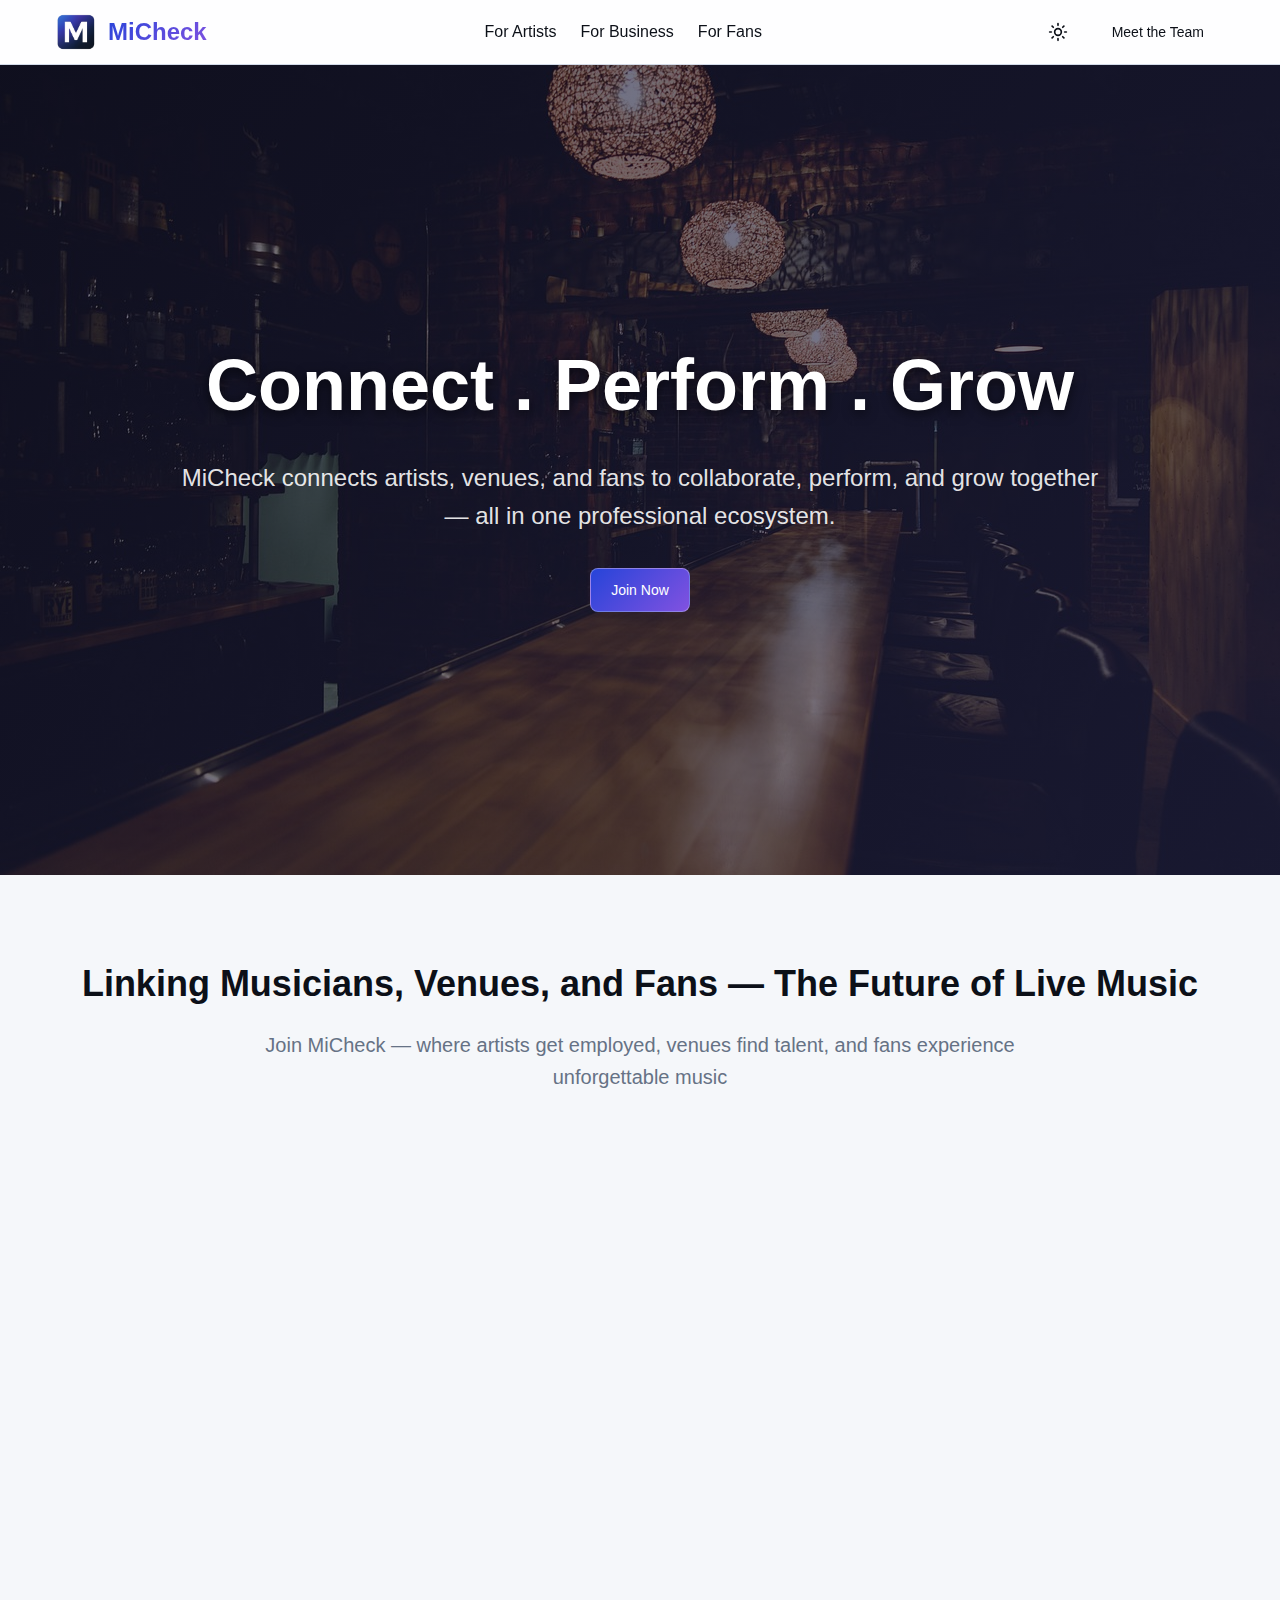
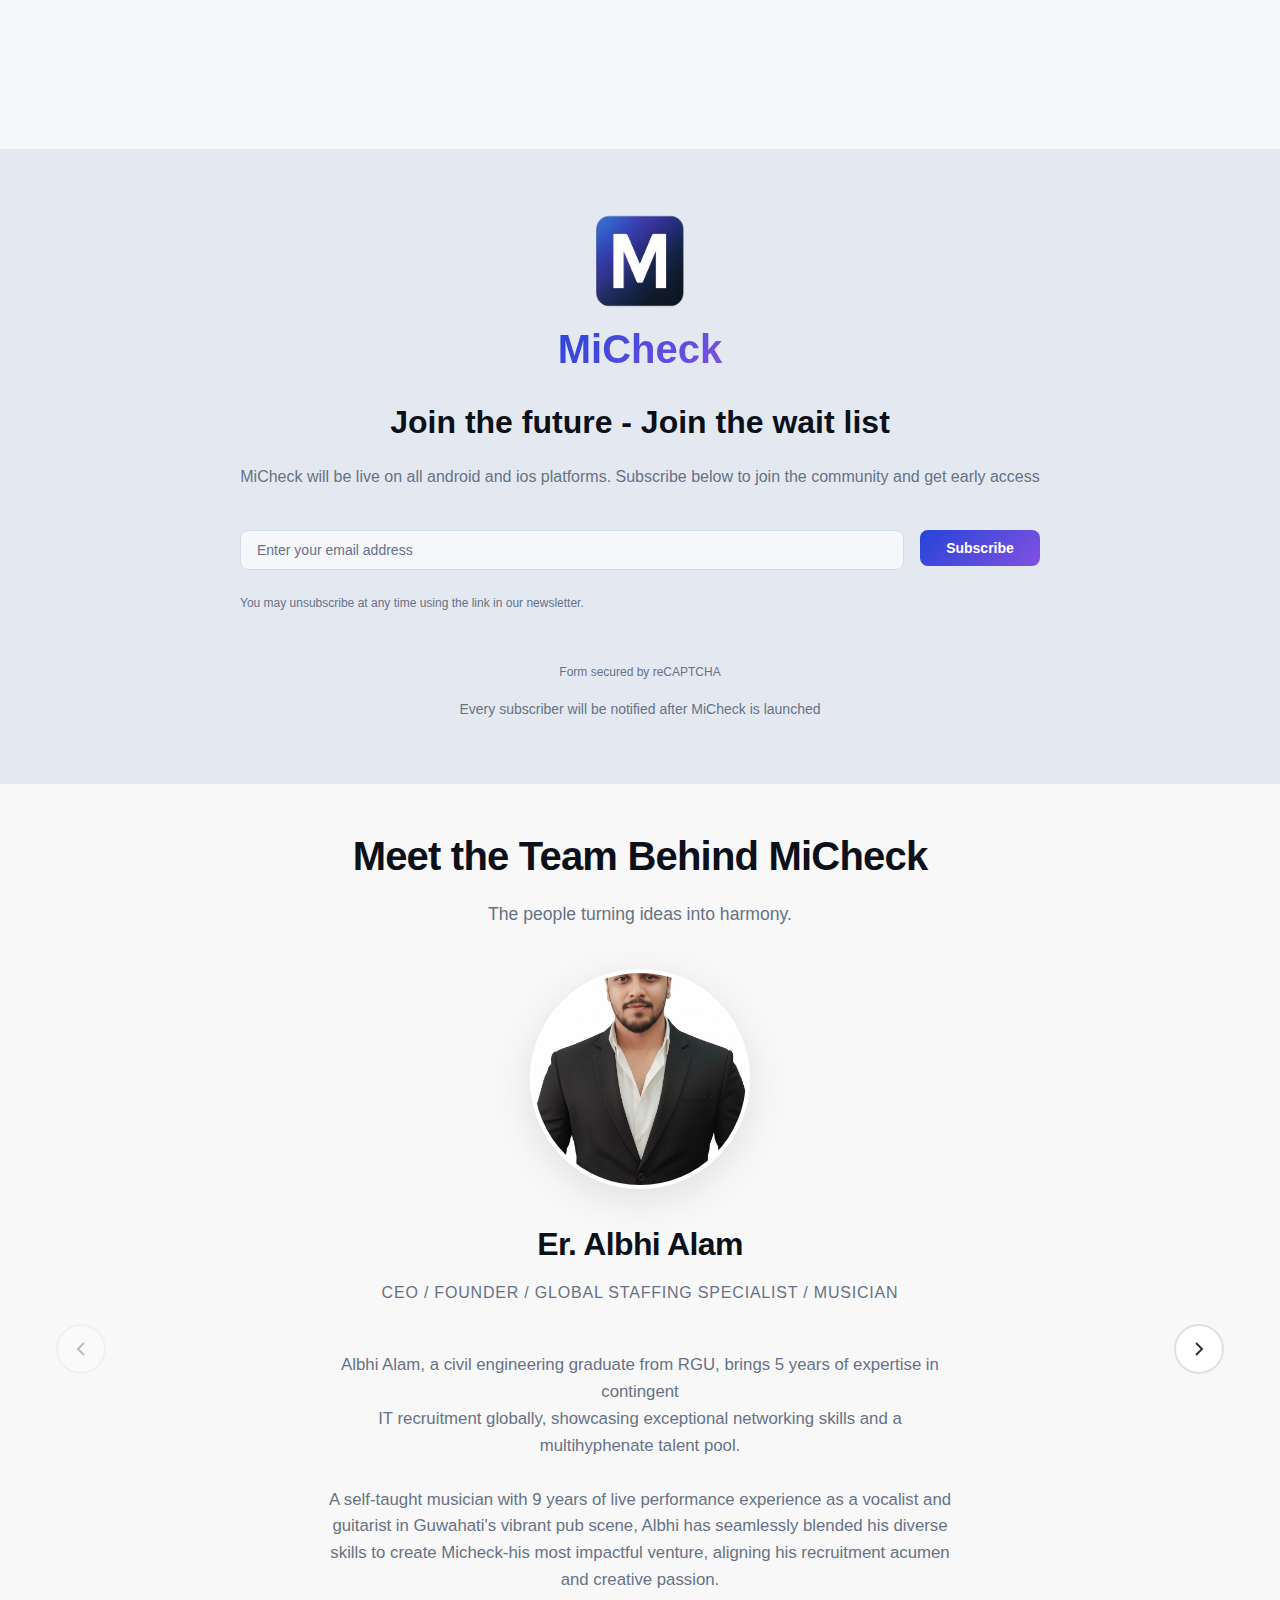
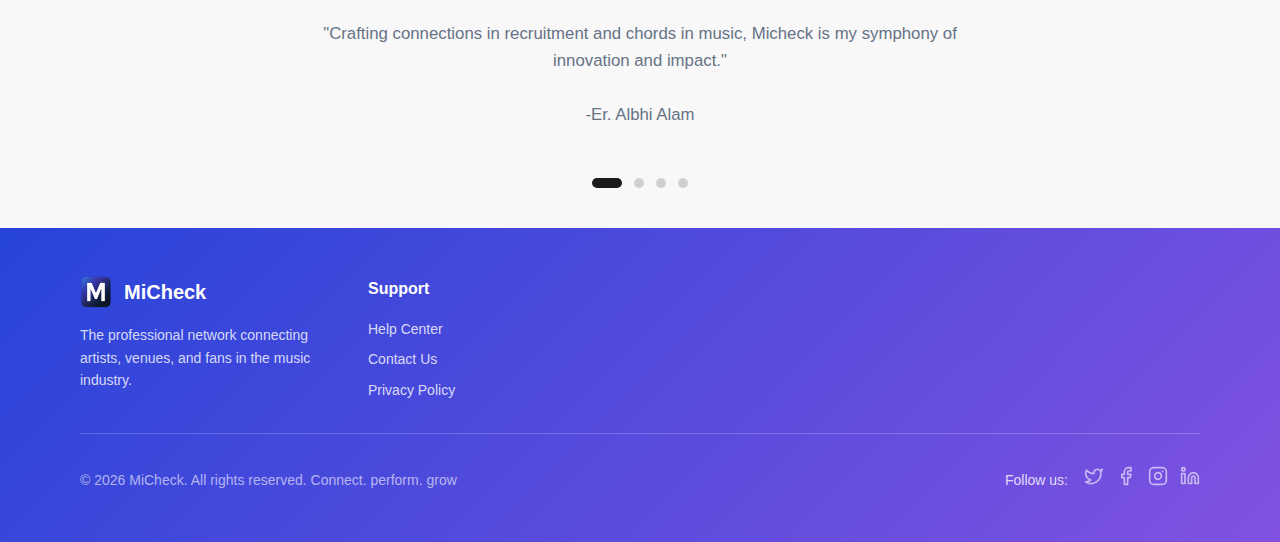
<file: index.html>
<!DOCTYPE html>
<html lang="en">

<head>
    <meta charset="UTF-8">
    <meta name="viewport" content="width=device-width, initial-scale=1.0">
    <title>MiCheck - The Professional Network for Musicians</title>
    <meta name="description"
        content="Connect artists, venues, and fans. Find gigs, book talent, and build your music career on the professional network for musicians.">
    <link rel="icon" href="../lovable-uploads/logo.png" type="image/png">
    
    <!-- Load reCAPTCHA first -->
    <script src="https://www.google.com/recaptcha/api.js?hl=en" async defer></script>
    
    <!-- Load Brevo styles before custom styles -->
    <link rel="stylesheet" href="https://sibforms.com/forms/end-form/build/sib-styles.css">
    <link rel="stylesheet" href="./styles.css">

    <meta property="og:title" content="MiCheck - The Professional Network for Musicians">
    <meta property="og:description"
        content="Connect artists, venues, and fans. Find gigs, book talent, and build your music career on the professional network for musicians.">
    <meta property="og:type" content="website">
    <meta property="og:image" content="https://lovable.dev/opengraph-image-p98pqg.png">

    <meta name="twitter:card" content="summary_large_image">
    <meta name="twitter:site" content="@lovable_dev">
    <meta name="twitter:image" content="https://lovable.dev/opengraph-image-p98pqg.png">

</head>

<body>
    <!-- Header -->
    <header class="header">
        <div class="container header-content">
            <div class="logo-section">
                <img src="./image/logo.png" alt="MiCheck Logo" class="logo-img">
                <span class="logo-text">MiCheck</span>
            </div>
            <nav class="nav-menu">
                <a href="#artists" class="nav-link">For Artists</a>
                <a href="#venues" class="nav-link">For Business</a>
                <a href="#fans" class="nav-link">For Fans</a>
            </nav>
            <div class="header-actions">
                <button class="theme-toggle" id="theme-toggle" aria-label="Toggle theme">
                    <svg class="sun-icon" xmlns="http://www.w3.org/2000/svg" width="20" height="20" viewBox="0 0 24 24"
                        fill="none" stroke="currentColor" stroke-width="2" stroke-linecap="round"
                        stroke-linejoin="round">
                        <circle cx="12" cy="12" r="4"></circle>
                        <path d="M12 2v2"></path>
                        <path d="M12 20v2"></path>
                        <path d="m4.93 4.93 1.41 1.41"></path>
                        <path d="m17.66 17.66 1.41 1.41"></path>
                        <path d="M2 12h2"></path>
                        <path d="M20 12h2"></path>
                        <path d="m6.34 17.66-1.41 1.41"></path>
                        <path d="m19.07 4.93-1.41 1.41"></path>
                    </svg>
                    <svg class="moon-icon hidden" xmlns="http://www.w3.org/2000/svg" width="20" height="20"
                        viewBox="0 0 24 24" fill="none" stroke="currentColor" stroke-width="2" stroke-linecap="round"
                        stroke-linejoin="round">
                        <path d="M12 3a6 6 0 0 0 9 9 9 9 0 1 1-9-9Z"></path>
                    </svg>
                </button>
                <a href="#team" class="btn btn-ghost">Meet the Team</a>
            </div>
        </div>
    </header>

    <!-- Hero Section -->
    <section class="hero-section">
        <div class="hero-slideshow">
            <div class="hero-slide active" style="background-image: url('./image/hero1.jpg');"></div>
            <div class="hero-slide" style="background-image: url('./image/hero2.jpg');"></div>
            <div class="hero-slide" style="background-image: url('./image/hero3.jpg');"></div>
            <div class="hero-slide" style="background-image: url('./image/hero4.jpg');"></div>
        </div>

        <div class="hero-overlay"></div>

        <div class="hero-content">
            <h1 class="hero-title">Connect . Perform . Grow</h1>
            <p class="hero-subtitle">
                MiCheck connects artists, venues, and fans to collaborate, perform, and grow together — all in one
                professional ecosystem.
            </p>
            <div class="hero-actions">
                <a href="#newsletter" class="btn btn-hero">Join Now</a>
            </div>
        </div>
    </section>

    <!-- Features Section -->
    <section class="features-section">
        <div class="container">
            <div class="section-header">
                <h2 class="section-title">Linking Musicians, Venues, and Fans — The Future of Live Music</h2>
                <p class="section-subtitle">Join MiCheck — where artists get employed, venues find talent, and fans
                    experience unforgettable music</p>
            </div>

            <div class="features-grid">
                <!-- Artists Card -->
                <div class="feature-card" id="artists">
                    <div class="feature-header">
                        <div class="feature-icon">
                            <svg xmlns="http://www.w3.org/2000/svg" width="32" height="32" viewBox="0 0 24 24"
                                fill="none" stroke="currentColor" stroke-width="2" stroke-linecap="round"
                                stroke-linejoin="round">
                                <path d="M9 18V5l12-2v13"></path>
                                <circle cx="6" cy="18" r="3"></circle>
                                <circle cx="18" cy="16" r="3"></circle>
                            </svg>
                        </div>
                        <h3 class="feature-title">For Artists</h3>
                    </div>
                    <div class="feature-content">
                        <p class="feature-description">Showcase your talent, apply for gigs, and connect with venues and
                            fans.</p>
                        <ul class="feature-list">
                            <li><span class="bullet"></span>Create professional profiles</li>
                            <li><span class="bullet"></span>Apply for gigs and opportunities</li>
                            <li><span class="bullet"></span>Build your fan base</li>
                            <li><span class="bullet"></span>Network with Entertainment Professionals</li>
                        </ul>
                        <a href="#newsletter" class="btn btn-music">Join as Artist</a>
                    </div>
                </div>

                <!-- Venues Card -->
                <div class="feature-card" id="venues">
                    <div class="feature-header">
                        <div class="feature-icon">
                            <svg xmlns="http://www.w3.org/2000/svg" width="32" height="32" viewBox="0 0 24 24"
                                fill="none" stroke="currentColor" stroke-width="2" stroke-linecap="round"
                                stroke-linejoin="round">
                                <path d="M20 10c0 6-8 12-8 12s-8-6-8-12a8 8 0 0 1 16 0Z"></path>
                                <circle cx="12" cy="10" r="3"></circle>
                            </svg>
                        </div>
                        <h3 class="feature-title">For Business</h3>
                    </div>
                    <div class="feature-content">
                        <p class="feature-description">List your venue, post gigs, and discover amazing local talent.
                        </p>
                        <ul class="feature-list">
                            <li><span class="bullet"></span>List and promote your venue</li>
                            <li><span class="bullet"></span>Post gigs and job opportunities</li>
                            <li><span class="bullet"></span>Browse and book artists</li>
                            <li><span class="bullet"></span>Manage bookings efficiently</li>
                        </ul>
                        <a href="#newsletter" class="btn btn-music">Join as Vendor</a>
                    </div>
                </div>

                <!-- Fans Card -->
                <div class="feature-card" id="fans">
                    <div class="feature-header">
                        <div class="feature-icon">
                            <svg xmlns="http://www.w3.org/2000/svg" width="32" height="32" viewBox="0 0 24 24"
                                fill="none" stroke="currentColor" stroke-width="2" stroke-linecap="round"
                                stroke-linejoin="round">
                                <path
                                    d="M19 14c1.49-1.46 3-3.21 3-5.5A5.5 5.5 0 0 0 16.5 3c-1.76 0-3 .5-4.5 2-1.5-1.5-2.74-2-4.5-2A5.5 5.5 0 0 0 2 8.5c0 2.3 1.5 4.05 3 5.5l7 7Z">
                                </path>
                            </svg>
                        </div>
                        <h3 class="feature-title">For Fans</h3>
                    </div>
                    <div class="feature-content">
                        <p class="feature-description">Support your favorite artists and hire local talent for your
                            events.</p>
                        <ul class="feature-list">
                            <li><span class="bullet"></span>Discover local artists</li>
                            <li><span class="bullet"></span>Support musicians directly</li>
                            <li><span class="bullet"></span>Hire artists for events</li>
                            <li><span class="bullet"></span>Stay updated on shows</li>
                        </ul>
                        <a href="#newsletter" class="btn btn-music">Join as Fan</a>
                    </div>
                </div>
            </div>
        </div>
    </section>

    <!-- Newsletter Section -->
    <section id="newsletter" class="newsletter-section">
        <div class="newsletter-container">
            <div class="newsletter-header">
                <div class="newsletter-logo-container">
                    <img src="./image/logo.png" alt="MiCheck Logo" class="newsletter-logo">
                    <span class="newsletter-logo-text">MiCheck</span>
                </div>

                <h2 class="newsletter-title">Join the future - Join the wait list</h2>
                <p class="newsletter-subtitle">MiCheck will be live on all android and ios platforms. Subscribe below to
                    join the community and get early access</p>
            </div>

            <!-- Brevo Form Integration -->
            <div class="sib-form">
                <div id="sib-form-container" class="sib-form-container">
                    <div id="error-message" class="sib-form-message-panel">
                        <div class="sib-form-message-panel__text">
                            <svg viewBox="0 0 512 512" class="sib-icon sib-notification__icon">
                                <path
                                    d="M256 40c118.621 0 216 96.075 216 216 0 119.291-96.61 216-216 216-119.244 0-216-96.562-216-216 0-119.203 96.602-216 216-216m0-32C119.043 8 8 119.083 8 256c0 136.997 111.043 248 248 248s248-111.003 248-248C504 119.083 392.957 8 256 8zm-11.49 120h22.979c6.823 0 12.274 5.682 11.99 12.5l-7 168c-.268 6.428-5.556 11.5-11.99 11.5h-8.979c-6.433 0-11.722-5.073-11.99-11.5l-7-168c-.283-6.818 5.167-12.5 11.99-12.5zM256 340c-15.464 0-28 12.536-28 28s12.536 28 28 28 28-12.536 28-28-12.536-28-28-28z" />
                            </svg>
                            <span class="sib-form-message-panel__inner-text">Your subscription could not be saved.
                                Please try again.</span>
                        </div>
                    </div>

                    <div id="success-message" class="sib-form-message-panel">
                        <div class="sib-form-message-panel__text">
                            <svg viewBox="0 0 512 512" class="sib-icon sib-notification__icon">
                                <path
                                    d="M256 8C119.033 8 8 119.033 8 256s111.033 248 248 248 248-111.033 248-248S392.967 8 256 8zm0 464c-118.664 0-216-96.055-216-216 0-118.663 96.055-216 216-216 118.664 0 216 96.055 216 216 0 118.663-96.055 216-216 216zm141.63-274.961L217.15 376.071c-4.705 4.667-12.303 4.637-16.97-.068l-85.878-86.572c-4.667-4.705-4.637-12.303.068-16.97l8.52-8.451c4.705-4.667 12.303-4.637 16.97.068l68.976 69.533 163.441-162.13c4.705-4.667 12.303-4.637 16.97.068l8.451 8.52c4.668 4.705 4.637 12.303-.068 16.97z" />
                            </svg>
                            <span class="sib-form-message-panel__inner-text">Your subscription has been
                                successful.</span>
                        </div>
                    </div>

                    <div id="sib-container" class="sib-container--large sib-container--vertical">
                        <form id="sib-form" method="POST"
                            action="https://1ea2d5e3.sibforms.com/serve/[base64]"
                            data-type="subscription">

                            <div class="newsletter-form-wrapper">
                                <div class="sib-input sib-form-block">
                                    <div class="form__entry entry_block">
                                        <div class="form__label-row">
                                            <label class="entry__label" for="EMAIL" data-required="*">
                                                Enter your email address
                                            </label>
                                            <div class="entry__field">
                                                <input class="input" type="text" id="EMAIL" name="EMAIL"
                                                    autocomplete="off" placeholder="Enter your email address"
                                                    data-required="true" required />
                                            </div>
                                        </div>
                                        <label class="entry__error entry__error--primary"></label>
                                        <label class="entry__specification">
                                            Provide your email address to subscribe
                                        </label>
                                    </div>
                                </div>

                                <div class="sib-form-block sib-form-block--button">
                                    <button class="sib-form-block__button sib-form-block__button-with-loader"
                                        form="sib-form" type="submit">
                                        <svg class="icon clickable__icon progress-indicator__icon sib-hide-loader-icon"
                                            viewBox="0 0 512 512">
                                            <path
                                                d="M460.116 373.846l-20.823-12.022c-5.541-3.199-7.54-10.159-4.663-15.874 30.137-59.886 28.343-131.652-5.386-189.946-33.641-58.394-94.896-95.833-161.827-99.676C261.028 55.961 256 50.751 256 44.352V20.309c0-6.904 5.808-12.337 12.703-11.982 83.556 4.306 160.163 50.864 202.11 123.677 42.063 72.696 44.079 162.316 6.031 236.832-3.14 6.148-10.75 8.461-16.728 5.01z" />
                                        </svg>
                                        Subscribe
                                    </button>
                                </div>
                            </div>

                            <div class="sib-optin sib-form-block" data-required="true">
                                <div class="form__entry entry_mcq">
                                    <div class="form__label-row">

                                    </div>
                                    <label class="entry__error entry__error--primary"></label>
                                    <label class="entry__specification">
                                        You may unsubscribe at any time using the link in our newsletter.
                                    </label>
                                </div>
                            </div>

                            <div class="sib-captcha sib-form-block">
                                <div class="form__entry entry_block">
                                    <div class="form__label-row">
                                        <script>
                                            function handleCaptchaResponse() {
                                                var event = new Event('captchaChange');
                                                document.getElementById('sib-captcha').dispatchEvent(event);
                                            }
                                        </script>
                                        <div class="g-recaptcha sib-visible-recaptcha" id="sib-captcha"
                                            data-sitekey="6LfiGukrAAAAAPN-LikYvrb1GPjEjT2Tt5h4W-Uq"
                                            data-callback="handleCaptchaResponse" style="direction:ltr"></div>
                                    </div>
                                    <label class="entry__error entry__error--primary"></label>
                                    <label class="entry__specification">
                                        Form secured by reCAPTCHA
                                    </label>
                                </div>
                            </div>

                            <input type="text" name="email_address_check" value="" class="input--hidden">
                            <input type="hidden" name="locale" value="en">
                        </form>
                    </div>

                    <p class="newsletter-note">Every subscriber will be notified after MiCheck is launched</p>
                </div>
            </div>
        </div>
    </section>

    <!-- Meet the Team Section -->
    <section id="team" class="team-section">
        <div class="container team-container">
            <h2 class="team-title">Meet the Team Behind MiCheck</h2>
            <p class="team-subtitle">The people turning ideas into harmony.</p>

            <div class="team-slider-wrapper">
                <!-- Previous Button -->
                <button class="slider-btn prev-btn" aria-label="Previous team member">
                    <svg width="24" height="24" viewBox="0 0 24 24" fill="none" stroke="currentColor" stroke-width="2">
                        <path d="M15 18l-6-6 6-6" />
                    </svg>
                </button>

                <!-- Team Members Container -->
                <div class="team-slider">
                    <div class="team-track">
                        <!-- Team Member 1 -->
                        <div class="team-member active">
                            <img src="./image/albhi.jpg" alt="Albhi Alam" class="team-photo">
                            <div class="team-info">
                                <h3 class="team-name">Er. Albhi Alam</h3>
                                <p class="team-role">CEO / Founder / Global Staffing Specialist / Musician</p>
                                <p class="team-about">
                                    Albhi Alam, a civil engineering graduate from RGU, brings 5 years of expertise in
                                    contingent
                                    IT recruitment globally, showcasing exceptional networking skills and a
                                    multihyphenate talent pool.

                                    A self-taught musician with 9 years of live performance experience as a vocalist and
                                    guitarist in Guwahati's vibrant pub scene, Albhi has seamlessly blended his diverse
                                    skills to create Micheck-his most impactful venture, aligning his recruitment acumen
                                    and creative passion.

                                    "Crafting connections in recruitment and chords in music, Micheck is my symphony of
                                    innovation and impact."

                                    -Er. Albhi Alam
                                </p>
                            </div>
                        </div>

                        <!-- Team Member 2 -->
                        <div class="team-member">
                            <img src="./image/Bikash.jpg" alt="Bikash Baishnab" class="team-photo">
                            <div class="team-info">
                                <h3 class="team-name">Er. Bikash Baishnab</h3>
                                <p class="team-role">COO / Co-Founder / Financial Analyst</p>
                                <p class="team-about">
                                    Dynamic leader with exceptional interpersonal acumen and public relations expertise,
                                    honed through forging strategic alliances with diverse stakeholders including
                                    NABARD, Krishi Vigyan Kendras, ATMA, and government departments in agriculture and
                                    textiles.

                                    Proven in cultivating grassroots networks and multi-institutional collaborations to
                                    drive agri-tech initiatives, such as loT-enabled crop monitoring via AgroHarmony and
                                    sensor-based disaster response systems in AFRN, ensuring seamless integration of
                                    technical innovations with operational scalability. As COO, Bikash excels in
                                    optimizing value chains, leveraging data-driven decision-making and sustainable
                                    digital tools to enhance productivity, foster market access, and deliver measurable
                                    impact in high-stakes environments
                                </p>
                            </div>
                        </div>

                        <!-- Team Member 3 -->
                        <div class="team-member">
                            <img src="./image/Rupak.jpg" alt="Rupak Kalita" class="team-photo">
                            <div class="team-info">
                                <h3 class="team-name">Er. Rupak Kalita</h3>
                                <p class="team-role">CTO / SDE-3</p>
                                <p class="team-about">
                                    I am a technology professional with extensive experience in building large-scale,
                                    high-impact digital banking and financial solutions. Over the years, I have been
                                    actively involved in the production work of international banking applications for
                                    global institutions such as Citibank and others.

                                    I played a key role in creating Vietnam's first digital loan app for FE CREDIT.
                                    developed partner KYC solutions for small finance banks like MoneyTap, and designed
                                    digital KYC flows for Western Union across NAM countries. Currently, I am working on
                                    building an Application Management System (AMS) for Citibank across LATAM countries,
                                    further strengthening my expertise in driving innovation arid digital transformation
                                    in the financial services sector.
                                </p>
                            </div>
                        </div>

                        <!-- Team Member 4 -->
                        <div class="team-member">
                            <img src="./image/Subro.jpg" alt="Suborajeet Das" class="team-photo">
                            <div class="team-info">
                                <h3 class="team-name">Suborajeet Das</h3>
                                <p class="team-role"> Android Developer / AI Technologies / IOT devices</p>
                                <p class="team-about">
                                    I'm a Computer Science enthusiast with a strong focus on building impactful digital
                                    experiences. My expertise lies in React and React Native for crafting intuitive
                                    frontends, while I leverage Figma to design user-friendly interfaces.

                                    On the backend, I work with Spring Boot to develop robust and scalable solutions.
                                    Beyond tech, I enjoy expressing creativity through guitar and sharpening my
                                    strategic thinking with chess.
                                </p>
                            </div>
                        </div>
                    </div>
                </div>

                <!-- Next Button -->
                <button class="slider-btn next-btn" aria-label="Next team member">
                    <svg width="24" height="24" viewBox="0 0 24 24" fill="none" stroke="currentColor" stroke-width="2">
                        <path d="M9 18l6-6-6-6" />
                    </svg>
                </button>
            </div>

            <!-- Progress Dots -->
            <div class="slider-dots">
                <span class="dot active" data-index="0"></span>
                <span class="dot" data-index="1"></span>
                <span class="dot" data-index="2"></span>
                <span class="dot" data-index="3"></span>
            </div>
        </div>
    </section>

    <!-- Footer -->
    <footer class="footer">
        <div class="container footer-container">
            <div class="footer-grid">
                <div class="footer-column">
                    <div class="footer-logo">
                        <img src="./image/logo.png" alt="MiCheck Logo" class="footer-logo-img">
                        <span class="footer-logo-text">MiCheck</span>
                    </div>
                    <p class="footer-description">The professional network connecting artists, venues, and fans in the
                        music industry.</p>
                </div>
                <div class="footer-column">
                    <h4 class="footer-heading">Support</h4>
                    <ul class="footer-links">
                        <li><a href="#">Help Center</a></li>
                        <li><a href="#">Contact Us</a></li>
                        <li><a href="#">Privacy Policy</a></li>
                    </ul>
                </div>
            </div>
            <div class="footer-bottom">
                <div class="footer-copyright">
                    © 2026 MiCheck. All rights reserved. Connect. perform. grow
                </div>
                <div class="footer-social">
                    <span class="footer-social-label">Follow us:</span>
                    <div class="social-icons">
                        <a href="https://x.com/micheckapp" target="_blank" rel="noopener noreferrer" class="social-icon"
                            aria-label="Twitter">
                            <svg xmlns="http://www.w3.org/2000/svg" width="20" height="20" viewBox="0 0 24 24"
                                fill="none" stroke="currentColor" stroke-width="2" stroke-linecap="round"
                                stroke-linejoin="round">
                                <path
                                    d="M22 4s-.7 2.1-2 3.4c1.6 10-9.4 17.3-18 11.6 2.2.1 4.4-.6 6-2C3 15.5.5 9.6 3 5c2.2 2.6 5.6 4.1 9 4-.9-4.2 4-6.6 7-3.8 1.1 0 3-1.2 3-1.2z">
                                </path>
                            </svg>
                        </a>
                        <a href="https://facebook.com/micheck" target="_blank" rel="noopener noreferrer"
                            class="social-icon" aria-label="Facebook">
                            <svg xmlns="http://www.w3.org/2000/svg" width="20" height="20" viewBox="0 0 24 24"
                                fill="none" stroke="currentColor" stroke-width="2" stroke-linecap="round"
                                stroke-linejoin="round">
                                <path d="M18 2h-3a5 5 0 0 0-5 5v3H7v4h3v8h4v-8h3l1-4h-4V7a1 1 0 0 1 1-1h3z"></path>
                            </svg>
                        </a>
                        <a href="https://www.instagram.com/micheckapp/" target="_blank" rel="noopener noreferrer"
                            class="social-icon" aria-label="Instagram">
                            <svg xmlns="http://www.w3.org/2000/svg" width="20" height="20" viewBox="0 0 24 24"
                                fill="none" stroke="currentColor" stroke-width="2" stroke-linecap="round"
                                stroke-linejoin="round">
                                <rect width="20" height="20" x="2" y="2" rx="5" ry="5"></rect>
                                <path d="M16 11.37A4 4 0 1 1 12.63 8 4 4 0 0 1 16 11.37z"></path>
                                <line x1="17.5" x2="17.51" y1="6.5" y2="6.5"></line>
                            </svg>
                        </a>
                        <a href="https://www.linkedin.com/company/micheck/" target="_blank" rel="noopener noreferrer"
                            class="social-icon" aria-label="LinkedIn">
                            <svg xmlns="http://www.w3.org/2000/svg" width="20" height="20" viewBox="0 0 24 24"
                                fill="none" stroke="currentColor" stroke-width="2" stroke-linecap="round"
                                stroke-linejoin="round">
                                <path
                                    d="M16 8a6 6 0 0 1 6 6v7h-4v-7a2 2 0 0 0-2-2 2 2 0 0 0-2 2v7h-4v-7a6 6 0 0 1 6-6z">
                                </path>
                                <rect width="4" height="12" x="2" y="9"></rect>
                                <circle cx="4" cy="4" r="2"></circle>
                            </svg>
                        </a>
                    </div>
                </div>
            </div>
        </div>
    </footer>

    <script src="https://www.google.com/recaptcha/api.js?hl=en"></script>
    <script defer src="https://sibforms.com/forms/end-form/build/main.js"></script>
    <script src ='script.js'></script>
</body>

</html>
</file>
<file: styles.css>
* {
            margin: 0;
            padding: 0;
            box-sizing: border-box;
        }

        :root {
            --background: hsl(217, 33%, 97%);
            --foreground: hsl(217, 33%, 7%);
            --card: hsl(0, 0%, 100%);
            --card-foreground: hsl(217, 33%, 7%);
            --primary: hsl(217, 91%, 20%);
            --primary-foreground: hsl(0, 0%, 98%);
            --secondary: hsl(217, 33%, 92%);
            --secondary-foreground: hsl(217, 33%, 17%);
            --muted: hsl(217, 33%, 92%);
            --muted-foreground: hsl(217, 13%, 46%);
            --accent: hsl(217, 91%, 25%);
            --border: hsl(217, 33%, 87%);
            --input: hsl(217, 33%, 87%);
            --music-primary: hsl(230, 70%, 50%);
            --music-primary-light: hsl(260, 70%, 60%);
            --music-secondary: hsl(280, 60%, 45%);
            --music-accent: hsl(45, 100%, 65%);
            --radius: 0.5rem;
        }

        .dark {
            --background: hsl(222.2, 84%, 4.9%);
            --foreground: hsl(210, 40%, 98%);
            --card: hsl(222.2, 84%, 4.9%);
            --card-foreground: hsl(210, 40%, 98%);
            --primary: hsl(210, 40%, 98%);
            --primary-foreground: hsl(222.2, 47.4%, 11.2%);
            --secondary: hsl(217.2, 32.6%, 17.5%);
            --secondary-foreground: hsl(210, 40%, 98%);
            --muted: hsl(217.2, 32.6%, 17.5%);
            --muted-foreground: hsl(215, 20.2%, 65.1%);
            --border: hsl(217.2, 32.6%, 17.5%);
            --input: hsl(217.2, 32.6%, 17.5%);
        }

        body {
            font-family: -apple-system, BlinkMacSystemFont, 'Segoe UI', 'Roboto', 'Oxygen', 'Ubuntu', 'Cantarell', 'Fira Sans', 'Droid Sans', 'Helvetica Neue', sans-serif;
            background-color: var(--background);
            color: var(--foreground);
            line-height: 1.6;
            transition: background-color 0.3s ease, color 0.3s ease;
        }

        .container {
            max-width: 1200px;
            margin: 0 auto;
            padding: 0 1rem;
        }

        a {
            text-decoration: none;
            color: inherit;
        }

        .btn {
            display: inline-flex;
            align-items: center;
            justify-content: center;
            gap: 0.5rem;
            padding: 0.625rem 1.25rem;
            font-size: 0.875rem;
            font-weight: 500;
            border-radius: var(--radius);
            cursor: pointer;
            transition: all 0.3s ease;
            border: none;
            text-decoration: none;
        }

        .btn-ghost {
            background: transparent;
            color: var(--foreground);
        }

        .btn-ghost:hover {
            background-color: var(--secondary);
        }

        .btn-hero {
            background: linear-gradient(135deg, var(--music-primary), var(--music-primary-light));
            color: white;
            border: 1px solid rgba(255, 255, 255, 0.3);
        }

        .btn-hero:hover {
            opacity: 0.9;
            transform: translateY(-2px);
            box-shadow: 0 10px 30px -10px hsla(230, 70%, 50%, 0.3);
        }

        .btn-music {
            background: linear-gradient(135deg, var(--music-primary), var(--music-primary-light));
            color: white;
            width: 100%;
        }

        .btn-music:hover {
            opacity: 0.9;
            transform: translateY(-2px);
        }

        /* Header */
        .header {
            position: sticky;
            top: 0;
            z-index: 50;
            background-color: rgba(255, 255, 255, 0.85);
            backdrop-filter: blur(10px);
            border-bottom: 1px solid var(--border);
        }

        .dark .header {
            background-color: rgba(20, 20, 30, 0.9);
        }

        .header-content {
            display: flex;
            align-items: center;
            justify-content: space-between;
            height: 4rem;
        }

        .logo-section {
            display: flex;
            align-items: center;
            gap: 0.75rem;
        }

        .logo-img {
            width: 2.5rem;
            height: 2.2rem;
            border-radius: 0.5rem;
        }

        .logo-text {
            font-size: 1.5rem;
            font-weight: 700;
            background: linear-gradient(135deg, var(--music-primary), var(--music-primary-light));
            -webkit-background-clip: text;
            background-clip: text;
            -webkit-text-fill-color: transparent;
        }

        .nav-menu {
            display: none;
            align-items: center;
            gap: 1.5rem;
        }

        @media (min-width: 768px) {
            .nav-menu {
                display: flex;
            }
        }

        .nav-link {
            color: var(--foreground);
            transition: all 0.3s ease;
        }

        .nav-link:hover {
            color: var(--music-primary);
            transform: scale(1.05);
        }

        .header-actions {
            display: flex;
            align-items: center;
            gap: 1rem;
        }

        .theme-toggle {
            background: none;
            border: none;
            cursor: pointer;
            padding: 0.5rem;
            color: var(--foreground);
            display: flex;
            align-items: center;
            justify-content: center;
            transition: color 0.3s ease;
        }

        .theme-toggle:hover {
            color: var(--music-primary);
        }

        .hidden {
            display: none;
        }

        /* Hero Section */
        .hero-section {
            position: relative;
            height: 90vh;
            display: flex;
            align-items: center;
            justify-content: center;
            overflow: hidden;
        }

        .hero-slideshow {
            position: absolute;
            inset: 0;
            overflow: hidden;
        }

        .hero-slide {
            position: absolute;
            inset: 0;
            background-size: cover;
            background-position: center;
            opacity: 0;
            transition: opacity 1.8s ease-in-out;
        }

        .hero-slide.active {
            opacity: 1;
        }

        .hero-overlay {
            position: absolute;
            inset: 0;
            background: linear-gradient(135deg, rgba(15, 15, 40, 0.6), rgba(30, 30, 70, 0.6));
            z-index: 2;
        }

        .hero-content {
            position: relative;
            z-index: 3;
            text-align: center;
            color: white;
            max-width: 60rem;
            padding: 0 1rem;
        }

        .hero-title {
            font-size: 3rem;
            font-weight: 700;
            margin-bottom: 1rem;
            text-shadow: 0 3px 12px rgba(0, 0, 0, 0.6);
        }

        @media (min-width: 768px) {
            .hero-title {
                font-size: 4.5rem;
            }
        }

        .hero-subtitle {
            font-size: 1.25rem;
            margin-bottom: 2rem;
            color: rgba(255, 255, 255, 0.9);
            line-height: 1.6;
        }

        @media (min-width: 768px) {
            .hero-subtitle {
                font-size: 1.5rem;
            }
        }

        .hero-actions {
            display: flex;
            flex-direction: column;
            gap: 1rem;
            justify-content: center;
        }

        @media (min-width: 640px) {
            .hero-actions {
                flex-direction: row;
            }
        }

        /* Features Section */
        .features-section {
            padding: 5rem 1rem;
        }

        .section-header {
            text-align: center;
            margin-bottom: 4rem;
        }

        .section-title {
            font-size: 2.25rem;
            font-weight: 700;
            color: var(--foreground);
            margin-bottom: 1rem;
        }

        .section-subtitle {
            font-size: 1.25rem;
            color: var(--muted-foreground);
            max-width: 48rem;
            margin: 0 auto;
        }

        .features-grid {
            display: grid;
            gap: 2rem;
            grid-template-columns: 1fr;
        }

        @media (min-width: 768px) {
            .features-grid {
                grid-template-columns: repeat(3, 1fr);
            }
        }

        .feature-card {
            position: relative;
            background-color: var(--card);
            border: 1px solid hsla(230, 70%, 50%, 0.15);
            border-radius: var(--radius);
            padding: 2.5rem 1.75rem;
            transition: all 0.4s cubic-bezier(0.22, 1, 0.36, 1);
            box-shadow: 0 5px 15px -5px rgba(0, 0, 0, 0.05);
            transform: translateY(0) scale(1);
            cursor: pointer;
            overflow: hidden;
        }

        .feature-card::before {
            content: "";
            position: absolute;
            inset: 0;
            background: linear-gradient(135deg, rgba(138, 99, 255, 0.2), rgba(255, 204, 128, 0.15));
            opacity: 0;
            transition: opacity 0.4s ease;
            z-index: 0;
        }

        .feature-card:hover::before {
            opacity: 1;
        }

        .feature-card:hover {
            transform: translateY(-18px) scale(1.07);
            box-shadow: 0 25px 60px -15px hsla(230, 70%, 50%, 0.35);
            border-color: hsla(230, 70%, 55%, 0.4);
        }

        .feature-header {
            text-align: center;
            padding-bottom: 1rem;
        }

        .feature-icon {
            position: relative;
            z-index: 2;
            width: 4.5rem;
            height: 4.5rem;
            background: linear-gradient(135deg, var(--music-primary), var(--music-primary-light));
            border-radius: 50%;
            display: flex;
            align-items: center;
            justify-content: center;
            margin: 0 auto 1.25rem;
            color: white;
            transition: all 0.3s ease;
            box-shadow: 0 8px 20px -8px hsla(230, 70%, 50%, 0.3);
        }

        .feature-card:hover .feature-icon {
            transform: rotate(12deg) scale(1.15);
            box-shadow: 0 12px 25px -10px hsla(230, 70%, 55%, 0.5);
        }

        .feature-title {
            position: relative;
            z-index: 2;
            font-size: 1.6rem;
            font-weight: 700;
            color: var(--foreground);
            text-align: center;
            margin-bottom: 0.75rem;
            transition: color 0.3s ease;
        }

        .feature-card:hover .feature-title {
            color: var(--music-primary);
        }

        .feature-content {
            display: flex;
            flex-direction: column;
            gap: 1rem;
        }

        .feature-description {
            position: relative;
            z-index: 2;
            text-align: center;
            color: var(--muted-foreground);
            line-height: 1.6;
        }

        .feature-list {
            position: relative;
            z-index: 2;
            list-style: none;
            display: flex;
            flex-direction: column;
            gap: 0.75rem;
            margin-top: 1rem;
            font-size: 0.9rem;
        }

        .feature-list li {
            display: flex;
            align-items: center;
            gap: 0.5rem;
        }

        .feature-list .bullet {
            width: 0.5rem;
            height: 0.5rem;
            background-color: var(--music-accent);
            border-radius: 50%;
        }

        /* Newsletter Section - FIXED */
        .newsletter-section {
            padding: 4rem 1rem;
            background-color: var(--muted);
        }

        .newsletter-container {
            max-width: 50rem;
            margin: 0 auto;
            text-align: center;
        }

        .newsletter-logo-container {
            display: flex;
            flex-direction: column;
            align-items: center;
            justify-content: center;
            gap: 0;
            margin-bottom: 1rem;
        }

        .newsletter-logo {
            width: 6rem;
            height: 6rem;
            margin: 0;
            border-radius: 1rem;
        }

        .newsletter-logo-text {
            font-size: 2.5rem;
            font-weight: 700;
            margin-top: 0.5rem;
            background: linear-gradient(135deg, var(--music-primary), var(--music-primary-light));
            -webkit-background-clip: text;
            background-clip: text;
            -webkit-text-fill-color: transparent;
        }

        .newsletter-header {
            margin-bottom: 2.5rem;
        }

        .newsletter-title {
            font-size: 2rem;
            font-weight: 700;
            color: var(--foreground);
            margin-bottom: 1rem;
        }

        .newsletter-subtitle {
            font-size: 1rem;
            color: var(--muted-foreground);
            margin-bottom: 2rem;
            line-height: 1.6;
        }

        /* Override Brevo Form Styles */
        .sib-form-container {
            background: transparent !important;
            padding: 0 !important;
            margin: 0 !important;
        }

        #sib-container {
            background-color: transparent !important;
            border: none !important;
            padding: 0 !important;
            box-shadow: none !important;
            margin: 0 !important;
        }

        .sib-form-message-panel {
            margin-bottom: 1rem !important;
            padding: 1rem !important;
            border-radius: var(--radius) !important;
            display: none;
            font-size: 0.875rem !important;
        }

        .sib-form-message-panel.sib-form-message-panel--active {
            display: block !important;
        }

        #error-message {
            color: #991b1b !important;
            background-color: #fee2e2 !important;
            border: 1px solid #fecaca !important;
        }

        #success-message {
            color: #065f46 !important;
            background-color: #d1fae5 !important;
            border: 1px solid #a7f3d0 !important;
        }

        .newsletter-form-wrapper {
            display: flex;
            flex-direction: column;
            gap: 1rem;
            align-items: stretch;
        }

        @media (min-width: 640px) {
            .newsletter-form-wrapper {
                flex-direction: row;
                align-items: flex-start;
            }
        }

        .sib-input {
            flex: 1;
            width: 100%;
        }

        .sib-input .form__entry {
            margin-bottom: 0 !important;
        }

        .form__label-row {
            width: 100% !important;
            display: block !important;
        }

        .entry__label {
            display: none !important;
        }

        .entry__field {
            width: 100% !important;
            display: block !important;
        }

        .entry__field .input,
        .entry__field input[type="text"],
        .entry__field input.input {
            display: block !important;
            visibility: visible !important;
            width: 100% !important;
            padding: 0.625rem 1rem !important;
            border: 1px solid var(--input) !important;
            border-radius: var(--radius) !important;
            background-color: var(--background) !important;
            color: var(--foreground) !important;
            font-size: 0.875rem !important;
            font-family: inherit !important;
            transition: border-color 0.2s ease !important;
            box-sizing: border-box !important;
            opacity: 1 !important;
            height: auto !important;
            min-height: 40px !important;
        }

        .entry__field .input:focus,
        .entry__field input[type="text"]:focus,
        .entry__field input.input:focus {
            outline: none !important;
            border-color: var(--music-primary) !important;
        }

        .entry__field .input::placeholder,
        .entry__field input[type="text"]::placeholder,
        .entry__field input.input::placeholder {
            color: var(--muted-foreground) !important;
            opacity: 1 !important;
        }

        .entry__specification {
            display: none !important;
        }

        .entry__error {
            display: none !important;
        }

        .sib-form-block--button {
            flex-shrink: 0;
            width: 100%;
        }

        @media (min-width: 640px) {
            .sib-form-block--button {
                width: auto;
                margin-top: 0;
            }
        }

        .sib-form-block__button {
            padding: 0.625rem 1.5rem !important;
            font-size: 0.875rem !important;
            font-weight: 600 !important;
            color: white !important;
            background: linear-gradient(135deg, var(--music-primary), var(--music-primary-light)) !important;
            border: none !important;
            border-radius: var(--radius) !important;
            cursor: pointer !important;
            transition: all 0.2s ease !important;
            display: inline-flex !important;
            align-items: center !important;
            justify-content: center !important;
            gap: 0.5rem !important;
            white-space: nowrap !important;
            font-family: inherit !important;
            width: 100%;
        }

        @media (min-width: 640px) {
            .sib-form-block__button {
                width: auto !important;
                min-width: 120px !important;
            }
        }

        .sib-form-block__button:hover {
            opacity: 0.9 !important;
            transform: translateY(-1px) !important;
        }

        .sib-form-block__button:active {
            transform: translateY(0) !important;
        }

        .progress-indicator__icon {
            width: 16px !important;
            height: 16px !important;
            animation: spin 1s linear infinite !important;
        }

        .sib-hide-loader-icon {
            display: none !important;
        }

        @keyframes spin {
            from {
                transform: rotate(0deg);
            }
            to {
                transform: rotate(360deg);
            }
        }

        .sib-optin {
            margin-top: 1rem !important;
        }

        .sib-optin .entry__choice {
            display: flex !important;
            align-items: flex-start !important;
            gap: 0.75rem !important;
            text-align: left !important;
        }

        .sib-optin label {
            display: flex !important;
            align-items: flex-start !important;
            gap: 0.5rem !important;
            cursor: pointer !important;
        }

        .input_replaced {
            width: 18px !important;
            height: 18px !important;
            margin-top: 2px !important;
            cursor: pointer !important;
            flex-shrink: 0 !important;
            accent-color: var(--music-primary) !important;
        }

        .sib-optin .entry__specification {
            display: block !important;
            margin-top: 0.5rem !important;
            font-size: 0.75rem !important;
            color: var(--muted-foreground) !important;
            text-align: left !important;
        }

        .sib-captcha {
            margin-top: 1rem !important;
            display: flex;
            justify-content: center;
        }

        .sib-captcha .form__entry {
            margin: 0 !important;
            display: flex;
            flex-direction: column;
            align-items: center;
        }

        .g-recaptcha {
            display: inline-block !important;
            transform-origin: center;
        }

        @media (max-width: 400px) {
            .g-recaptcha {
                transform: scale(0.85);
            }
        }

        .sib-captcha .entry__specification {
            display: block !important;
            margin-top: 0.5rem !important;
            font-size: 0.75rem !important;
            color: var(--muted-foreground) !important;
            text-align: center !important;
        }

        .newsletter-note {
            font-size: 0.875rem !important;
            color: var(--muted-foreground) !important;
            margin-top: 1rem !important;
            text-align: center !important;
        }

        .input--hidden {
            position: absolute !important;
            left: -9999px !important;
            width: 1px !important;
            height: 1px !important;
        }

        /* Footer */
        .footer {
            background: linear-gradient(135deg, var(--music-primary), var(--music-primary-light));
            color: white;
            padding: 3rem 1rem;
        }

        .footer-container {
            max-width: 72rem;
        }

        .footer-grid {
            display: grid;
            gap: 2rem;
            grid-template-columns: 1fr;
            margin-bottom: 2rem;
        }

        @media (min-width: 768px) {
            .footer-grid {
                grid-template-columns: repeat(4, 1fr);
            }
        }

        .footer-column {
            display: flex;
            flex-direction: column;
            gap: 1rem;
        }

        .footer-logo {
            display: flex;
            align-items: center;
            gap: 0.75rem;
        }

        .footer-logo-img {
            width: 2rem;
            height: 2rem;
            border-radius: 0.5rem;
        }

        .footer-logo-text {
            font-size: 1.25rem;
            font-weight: 700;
        }

        .footer-description {
            color: rgba(255, 255, 255, 0.8);
            font-size: 0.875rem;
        }

        .footer-heading {
            font-weight: 600;
        }

        .footer-links {
            list-style: none;
            display: flex;
            flex-direction: column;
            gap: 0.5rem;
            font-size: 0.875rem;
        }

        .footer-links a {
            color: rgba(255, 255, 255, 0.8);
            transition: color 0.3s ease;
        }

        .footer-links a:hover {
            color: white;
        }

        .footer-bottom {
            border-top: 1px solid rgba(255, 255, 255, 0.2);
            padding-top: 2rem;
            display: flex;
            flex-direction: column;
            gap: 1rem;
            align-items: center;
        }

        @media (min-width: 768px) {
            .footer-bottom {
                flex-direction: row;
                justify-content: space-between;
            }
        }

        .footer-copyright {
            font-size: 0.875rem;
            color: rgba(255, 255, 255, 0.6);
        }

        .footer-social {
            display: flex;
            align-items: center;
            gap: 1rem;
        }

        .footer-social-label {
            font-size: 0.875rem;
            color: rgba(255, 255, 255, 0.8);
        }

        .social-icons {
            display: flex;
            gap: 0.75rem;
        }

        .social-icon {
            color: rgba(255, 255, 255, 0.6);
            transition: color 0.3s ease;
        }

        .social-icon:hover {
            color: white;
        }

        /* Team Section Styles */
        .team-section {
            min-height: 100vh;
            display: flex;
            align-items: center;
            justify-content: center;
            padding: 40px 20px;
            background: #f8f8f8;
            position: relative;
        }

        .dark .team-section {
            background: var(--background);
        }

        .team-container {
            max-width: 1200px;
            width: 100%;
            margin: 0 auto;
        }

        .team-title {
            font-size: 2.5rem;
            font-weight: 700;
            text-align: center;
            margin-bottom: 12px;
            color: var(--foreground);
            letter-spacing: -0.02em;
        }

        .team-subtitle {
            font-size: 1.1rem;
            text-align: center;
            color: var(--muted-foreground);
            margin-bottom: 20px;
            font-weight: 400;
        }

        .team-slider-wrapper {
            position: relative;
            display: flex;
            align-items: center;
            justify-content: center;
            margin-bottom: 30px;
            min-height: 400px;
        }

        .team-slider {
            width: 100%;
            max-width: 800px;
            overflow: hidden;
            position: relative;
        }

        .team-track {
            display: flex;
            transition: transform 0.5s cubic-bezier(0.4, 0, 0.2, 1);
        }

        .team-member {
            min-width: 100%;
            display: flex;
            flex-direction: column;
            align-items: center;
            opacity: 0;
            transform: scale(0.9);
            transition: opacity 0.5s ease, transform 0.5s ease;
            padding: 20px;
        }

        .team-member.active {
            opacity: 1;
            transform: scale(1);
        }

        .team-photo {
            width: 220px;
            height: 220px;
            border-radius: 50%;
            object-fit: cover;
            margin-bottom: 30px;
            border: 4px solid #fff;
            box-shadow: 0 10px 40px rgba(0, 0, 0, 0.1);
        }

        .dark .team-photo {
            border-color: var(--card);
        }

        .team-info {
            text-align: center;
            max-width: 750px;
        }

        .team-name {
            font-size: 2rem;
            font-weight: 700;
            margin-bottom: 10px;
            color: var(--foreground);
            letter-spacing: -0.02em;
        }

        .team-role {
            font-size: 1rem;
            color: var(--muted-foreground);
            margin-bottom: 20px;
            font-weight: 500;
            text-transform: uppercase;
            letter-spacing: 0.05em;
        }

        .team-about {
            font-size: 1.05rem;
            color: var(--muted-foreground);
            max-width: 700px;
            margin: 0 auto;
            white-space: pre-line;
            line-height: 1.6;
        }

        .slider-btn {
            position: absolute;
            top: 50%;
            transform: translateY(-50%);
            background: #fff;
            border: 2px solid #e0e0e0;
            width: 50px;
            height: 50px;
            border-radius: 50%;
            display: flex;
            align-items: center;
            justify-content: center;
            cursor: pointer;
            transition: all 0.3s ease;
            z-index: 10;
            color: #333;
        }

        .dark .slider-btn {
            background: var(--card);
            border-color: var(--border);
            color: var(--foreground);
        }

        .slider-btn:hover {
            background: #1a1a1a;
            border-color: #1a1a1a;
            color: #fff;
            transform: translateY(-50%) scale(1.1);
        }

        .dark .slider-btn:hover {
            background: var(--music-primary);
            border-color: var(--music-primary);
        }

        .slider-btn:active {
            transform: translateY(-50%) scale(0.95);
        }

        .prev-btn {
            left: 0;
        }

        .next-btn {
            right: 0;
        }

        .slider-dots {
            display: flex;
            justify-content: center;
            gap: 12px;
            margin-top: 30px;
        }

        .dot {
            width: 10px;
            height: 10px;
            border-radius: 50%;
            background: #d0d0d0;
            cursor: pointer;
            transition: all 0.3s ease;
        }

        .dark .dot {
            background: var(--muted);
        }

        .dot:hover {
            background: #888;
            transform: scale(1.2);
        }

        .dot.active {
            background: #1a1a1a;
            width: 30px;
            border-radius: 5px;
        }

        .dark .dot.active {
            background: var(--music-primary);
        }

        @media (max-width: 768px) {
            .team-section {
                padding: 30px 15px;
            }

            .team-title {
                font-size: 1.75rem;
            }

            .team-subtitle {
                font-size: 1rem;
                margin-bottom: 40px;
            }

            .team-photo {
                width: 180px;
                height: 180px;
                margin-bottom: 25px;
            }

            .team-name {
                font-size: 1.5rem;
            }

            .team-role {
                font-size: 0.9rem;
            }

            .team-about {
                font-size: 0.95rem;
            }

            .slider-btn {
                width: 40px;
                height: 40px;
            }

            .prev-btn {
                left: -10px;
            }

            .next-btn {
                right: -10px;
            }

            .team-slider-wrapper {
                min-height: 380px;
            }
        }

        @media (max-width: 480px) {
            .team-section {
                padding: 25px 15px;
            }

            .team-photo {
                width: 150px;
                height: 150px;
            }

            .team-name {
                font-size: 1.35rem;
            }

            .slider-btn {
                width: 35px;
                height: 35px;
            }

            .slider-btn svg {
                width: 18px;
                height: 18px;
            }

            .team-slider-wrapper {
                min-height: 350px;
            }
        }
</file>
